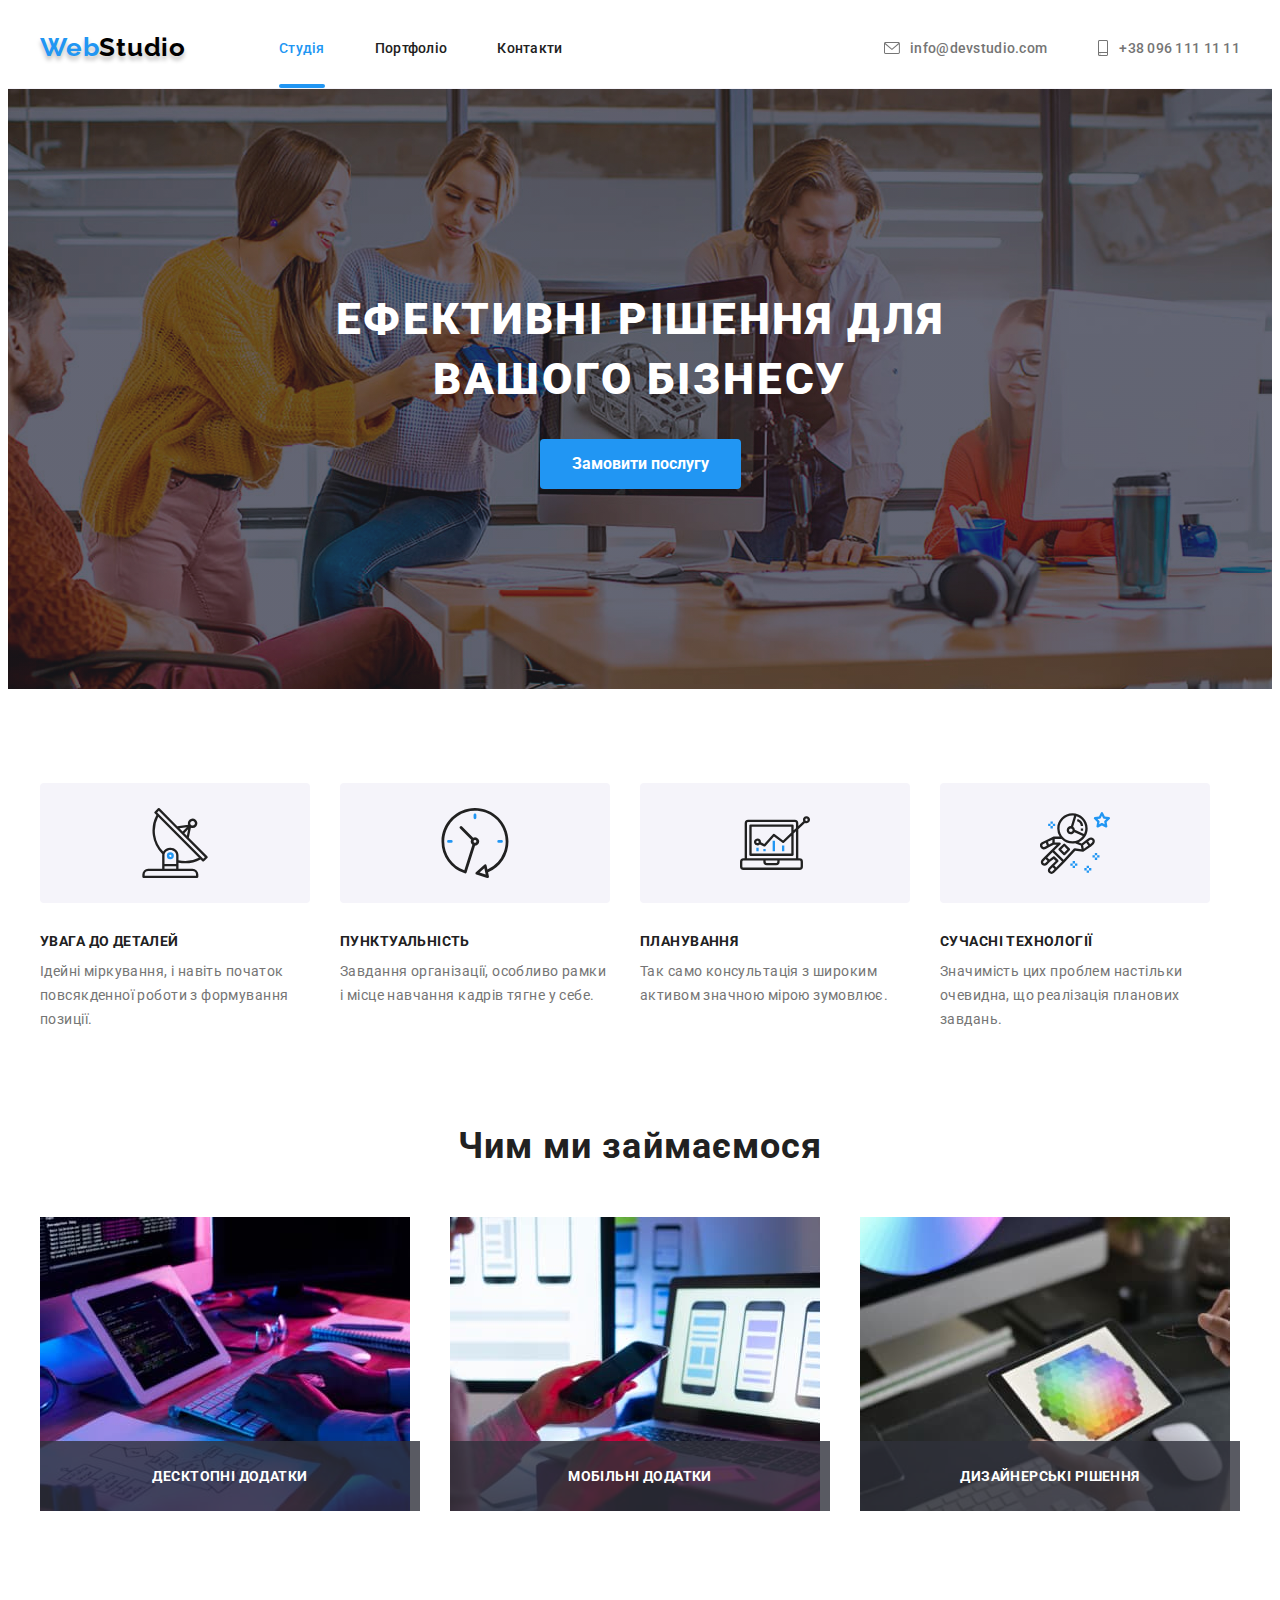
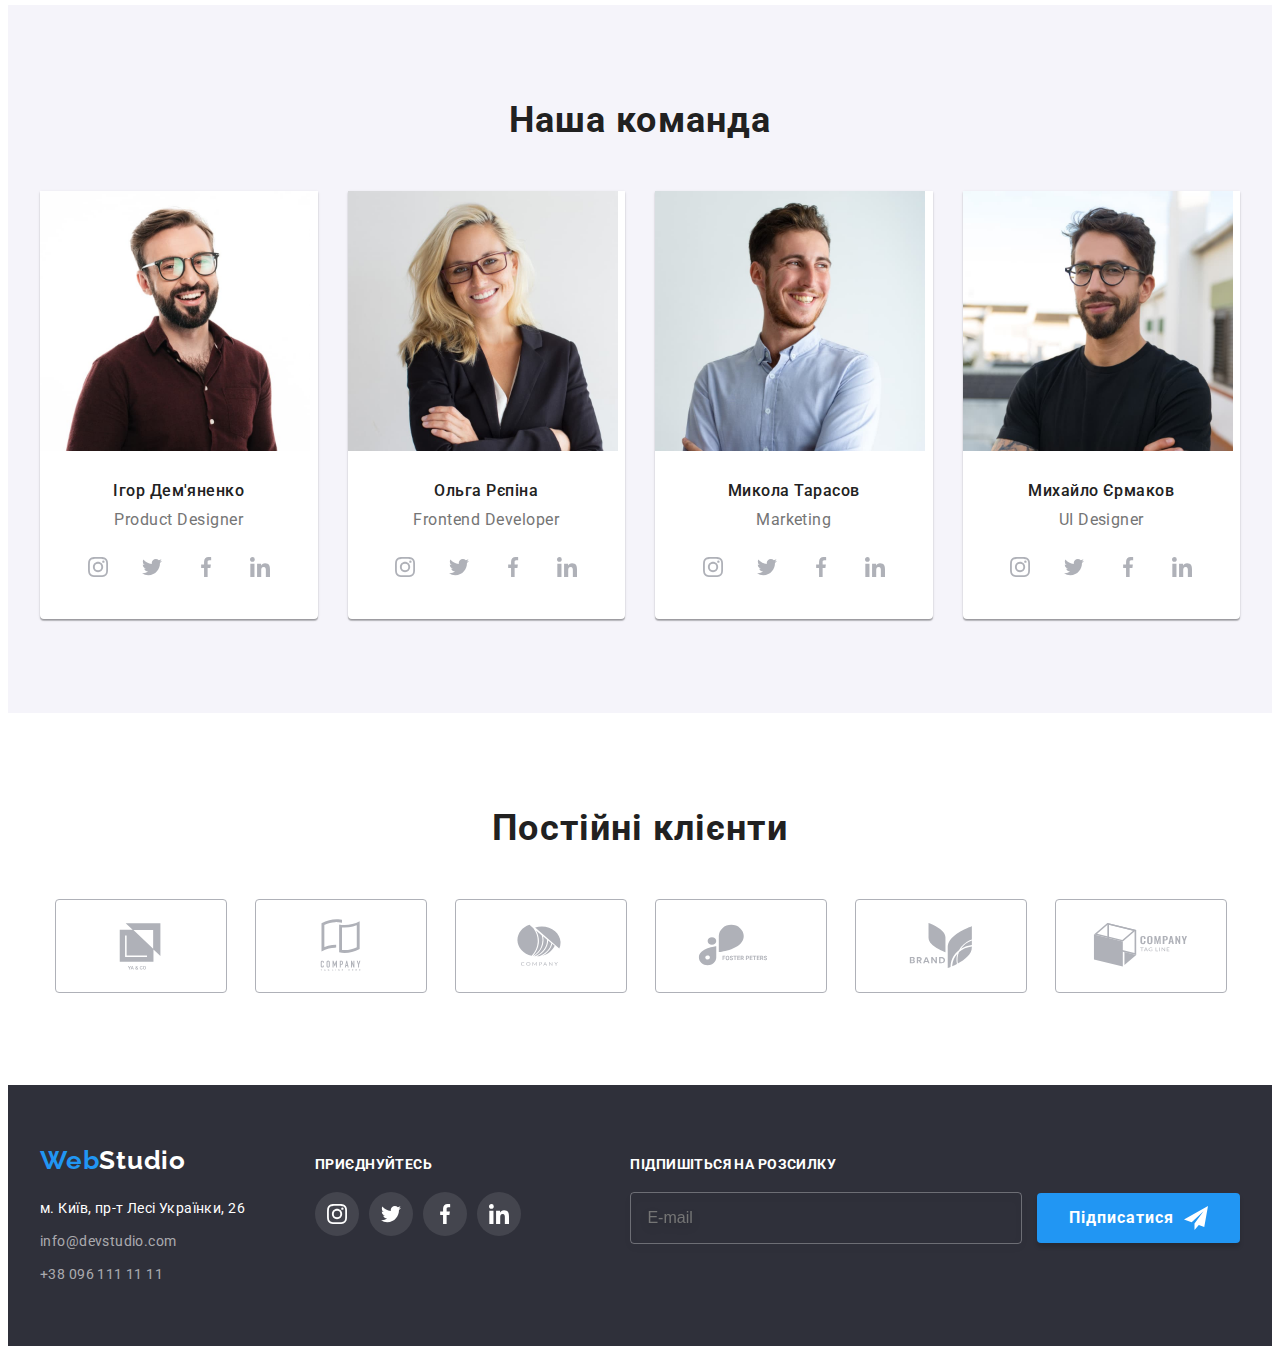
<file: index.html>
<!DOCTYPE html>
<html lang="uk">
  <head>
    <meta charset="UTF-8" />
    <meta http-equiv="X-UA-Compatible" content="IE=edge" />
    <meta name="viewport" content="width=device-width, initial-scale=1.0" />
    <title>WebStudio</title>

    <!-- Normalize -->
    <link
      rel="stylesheet"
      href="https://cdnjs.cloudflare.com/ajax/libs/modern-normalize/1.1.0/modern-normalize.min.css"
      integrity="sha512-wpPYUAdjBVSE4KJnH1VR1HeZfpl1ub8YT/NKx4PuQ5NmX2tKuGu6U/JRp5y+Y8XG2tV+wKQpNHVUX03MfMFn9Q=="
      crossorigin="anonymous"
      referrerpolicy="no-referrer"
    />

    <!-- Fonts -->
    <link rel="preconnect" href="https://fonts.googleapis.com" />
    <link rel="preconnect" href="https://fonts.gstatic.com" crossorigin />
    <link
      href="https://fonts.googleapis.com/css2?family=Raleway:wght@700&family=Roboto:wght@400;500;700;900&display=swap"
      rel="stylesheet"
    />

    <!-- Custom styles -->
    <link rel="stylesheet" href="./css/main.min.css" />
  </head>

  <body>
    <!--Header-->
    <header class="header">
      <div class="header-container container">
        <a href="./index.html" class="logo logo-header link"
          >Web<span class="logo-part">Studio</span></a
        >
        <nav class="site-nav">
          <ul class="nav-list list">
            <li>
              <a href="./index.html" class="nav-link link link-current">Студія</a>
            </li>
            <li>
              <a href="./portfolio.html" class="nav-link link">Портфоліо</a>
            </li>
            <li>
              <a href="" class="nav-link link">Контакти</a>
            </li>
          </ul>
        </nav>
        <ul class="contact-list list">
          <li>
            <a href="mailto:info@devstudio.com" class="contact-link link">
              <svg class="header-icon" width="16" height="12">
                <use href="./img/icons/icons.svg#envelope"></use>
              </svg>
              info@devstudio.com
            </a>
          </li>
          <li>
            <a href="tel:+380961111111" class="contact-link link">
              <svg class="header-icon" width="12" height="16">
                <use href="./img/icons/icons.svg#smartphone"></use>
              </svg>
              +38 096 111 11 11
            </a>
          </li>
        </ul>
      </div>
    </header>

    <main>
      <!--Hero section -->
      <!-- BEM added -->
      <section class="hero__section section">
        <div class="container">
          <h1 class="hero__title">Ефективні рішення для вашого бізнесу</h1>
          <button type="button" class="hero__btn btn" data-modal-open>Замовити послугу</button>
        </div>
      </section>

      <!--Specific section-->
      <!-- BEM added -->
      <section class="section">
        <div class="container">
          <h2 class="visually-hidden">Особливості</h2>
          <ul class="specific__list list">
            <li class="specific__item">
              <div class="specific__bg">
                <svg class="specific__icon" width="70" height="70">
                  <use href="./img/icons/icons.svg#antenna"></use>
                </svg>
              </div>
              <h3 class="scecific__title">УВАГА ДО ДЕТАЛЕЙ</h3>
              <p class="specific__text">
                Ідейні міркування, і навіть початок повсякденної роботи з формування позиції.
              </p>
            </li>

            <li class="specific__item">
              <div class="specific__bg">
                <svg class="specific__icon" width="70" height="70">
                  <use href="./img/icons/icons.svg#clock"></use>
                </svg>
              </div>
              <h3 class="scecific__title">ПУНКТУАЛЬНІСТЬ</h3>
              <p class="specific__text">
                Завдання організації, особливо рамки і місце навчання кадрів тягне у себе.
              </p>
            </li>

            <li class="specific__item">
              <div class="specific__bg">
                <svg class="specific__icon" width="70" height="70">
                  <use href="./img/icons/icons.svg#diagram"></use>
                </svg>
              </div>
              <h3 class="scecific__title">ПЛАНУВАННЯ</h3>
              <p class="specific__text">
                Так само консультація з широким активом значною мірою зумовлює.
              </p>
            </li>

            <li class="specific__item">
              <div class="specific__bg">
                <svg class="specific__icon" width="70" height="70">
                  <use href="./img/icons/icons.svg#astronaut"></use>
                </svg>
              </div>
              <h3 class="scecific__title">СУЧАСНІ ТЕХНОЛОГІЇ</h3>
              <p class="specific__text">
                Значимість цих проблем настільки очевидна, що реалізація планових завдань.
              </p>
            </li>
          </ul>
        </div>
      </section>

      <!--Activities section-->
      <section class="activities-section section">
        <div class="container">
          <h2 class="section-title">Чим ми займаємося</h2>
          <ul class="card-set list">
            <li class="card-set-item">
              <div class="activities-img-thumb">
                <img
                  src="./img/box1.jpg"
                  alt="зображення робочого процесу"
                  width="370"
                  height="294"
                />
                <div class="activities-overlay">
                  <h3 class="activities-item-title">Десктопні додатки</h3>
                </div>
              </div>
            </li>

            <li class="card-set-item">
              <div class="activities-img-thumb">
                <img
                  src="./img/box2.jpg"
                  alt="зображення робочого процесу"
                  width="370"
                  height="294"
                />
                <div class="activities-overlay">
                  <h3 class="activities-item-title">Мобільні додатки</h3>
                </div>
              </div>
            </li>

            <li class="card-set-item">
              <div class="activities-img-thumb">
                <img
                  src="./img/box3.jpg"
                  alt="зображення робочого процесу"
                  width="370"
                  height="294"
                />
                <div class="activities-overlay">
                  <h3 class="activities-item-title">Дизайнерські рішення</h3>
                </div>
              </div>
            </li>
          </ul>
        </div>
      </section>

      <!--Team section-->
      <section class="team-section section">
        <div class="container">
          <h2 class="section-title">Наша команда</h2>
          <ul class="card-set list">
            <li class="card-set-item team-list">
              <img src="./img/teammate1.jpg" alt="Ігор Дем'яненко" width="270" height="260" />
              <div class="team-item-descr">
                <h3 class="team-item-title">Ігор Дем'яненко</h3>
                <p lang="en" class="team-item-text">Product Designer</p>
                <ul class="socials-team socials list">
                  <li class="socials-item">
                    <a
                      href="https://www.instagram.com/"
                      class="socials-link-team socials-link link"
                      aria-label="Instagram"
                      target="_blank"
                      rel="noopener norefferer"
                    >
                      <svg class="socials-icon" width="20" height="20">
                        <use href="./img/icons/icons.svg#instagram"></use>
                      </svg>
                    </a>
                  </li>

                  <li class="socials-item">
                    <a
                      href="https://twitter.com/"
                      class="socials-link-team socials-link link"
                      aria-label="Twitter"
                      target="_blank"
                      rel="noopener norefferer"
                    >
                      <svg class="socials-icon" width="20" height="20">
                        <use href="./img/icons/icons.svg#twitter"></use>
                      </svg>
                    </a>
                  </li>

                  <li class="socials-item">
                    <a
                      href="https://www.facebook.com/"
                      class="socials-link-team socials-link link"
                      aria-label="Facebook"
                      target="_blank"
                      rel="noopener norefferer"
                    >
                      <svg class="socials-icon" width="20" height="20">
                        <use href="./img/icons/icons.svg#facebook"></use>
                      </svg>
                    </a>
                  </li>

                  <li class="socials-item">
                    <a
                      href="https://www.linkedin.com/"
                      class="socials-link-team socials-link link"
                      aria-label="Linkedin"
                      target="_blank"
                      rel="noopener norefferer"
                    >
                      <svg class="socials-icon" width="20" height="20">
                        <use href="./img/icons/icons.svg#linkedin"></use>
                      </svg>
                    </a>
                  </li>
                </ul>
              </div>
            </li>
            <li class="card-set-item team-list">
              <img src="./img/teammate2.jpg" alt="Ольга Рєпіна" width="270" height="260" />
              <div class="team-item-descr">
                <h3 class="team-item-title">Ольга Рєпіна</h3>
                <p lang="en" class="team-item-text">Frontend Developer</p>
                <ul class="socials-team socials list">
                  <li class="socials-item">
                    <a
                      href="https://www.instagram.com/"
                      class="socials-link-team socials-link link"
                      aria-label="Instagram"
                      target="_blank"
                      rel="noopener norefferer"
                    >
                      <svg class="socials-icon" width="20" height="20">
                        <use href="./img/icons/icons.svg#instagram"></use>
                      </svg>
                    </a>
                  </li>

                  <li class="socials-item">
                    <a
                      href="https://twitter.com/"
                      class="socials-link-team socials-link link"
                      aria-label="Twitter"
                      target="_blank"
                      rel="noopener norefferer"
                    >
                      <svg class="socials-icon" width="20" height="20">
                        <use href="./img/icons/icons.svg#twitter"></use>
                      </svg>
                    </a>
                  </li>

                  <li class="socials-item">
                    <a
                      href="https://www.facebook.com/"
                      class="socials-link-team socials-link link"
                      aria-label="Facebook"
                      target="_blank"
                      rel="noopener norefferer"
                    >
                      <svg class="socials-icon" width="20" height="20">
                        <use href="./img/icons/icons.svg#facebook"></use>
                      </svg>
                    </a>
                  </li>

                  <li class="socials-item">
                    <a
                      href="https://www.linkedin.com/"
                      class="socials-link-team socials-link link"
                      aria-label="Linkedin"
                      target="_blank"
                      rel="noopener norefferer"
                    >
                      <svg class="socials-icon" width="20" height="20">
                        <use href="./img/icons/icons.svg#linkedin"></use>
                      </svg>
                    </a>
                  </li>
                </ul>
              </div>
            </li>
            <li class="card-set-item team-list">
              <img src="./img/teammate3.jpg" alt="Микола Тарасов" width="270" height="260" />
              <div class="team-item-descr">
                <h3 class="team-item-title">Микола Тарасов</h3>
                <p lang="en" class="team-item-text">Marketing</p>
                <ul class="socials-team socials list">
                  <li class="socials-item">
                    <a
                      href="https://www.instagram.com/"
                      class="socials-link-team socials-link link"
                      aria-label="Instagram"
                      target="_blank"
                      rel="noopener norefferer"
                    >
                      <svg class="socials-icon" width="20" height="20">
                        <use href="./img/icons/icons.svg#instagram"></use>
                      </svg>
                    </a>
                  </li>

                  <li class="socials-item">
                    <a
                      href="https://twitter.com/"
                      class="socials-link-team socials-link link"
                      aria-label="Twitter"
                      target="_blank"
                      rel="noopener norefferer"
                    >
                      <svg class="socials-icon" width="20" height="20">
                        <use href="./img/icons/icons.svg#twitter"></use>
                      </svg>
                    </a>
                  </li>

                  <li class="socials-item">
                    <a
                      href="https://www.facebook.com/"
                      class="socials-link-team socials-link link"
                      aria-label="Facebook"
                      target="_blank"
                      rel="noopener norefferer"
                    >
                      <svg class="socials-icon" width="20" height="20">
                        <use href="./img/icons/icons.svg#facebook"></use>
                      </svg>
                    </a>
                  </li>

                  <li class="socials-item">
                    <a
                      href="https://www.linkedin.com/"
                      class="socials-link-team socials-link link"
                      aria-label="Linkedin"
                      target="_blank"
                      rel="noopener norefferer"
                    >
                      <svg class="socials-icon" width="20" height="20">
                        <use href="./img/icons/icons.svg#linkedin"></use>
                      </svg>
                    </a>
                  </li>
                </ul>
              </div>
            </li>
            <li class="card-set-item team-list">
              <img src="./img/teammate4.jpg" alt="Михайло Єрмаков" width="270" height="260" />
              <div class="team-item-descr">
                <h3 class="team-item-title">Михайло Єрмаков</h3>
                <p lang="en" class="team-item-text">UI Designer</p>
                <ul class="socials-team socials list">
                  <li class="socials-item">
                    <a
                      href="https://www.instagram.com/"
                      class="socials-link-team socials-link link"
                      aria-label="Instagram"
                      target="_blank"
                      rel="noopener norefferer"
                    >
                      <svg class="socials-icon" width="20" height="20">
                        <use href="./img/icons/icons.svg#instagram"></use>
                      </svg>
                    </a>
                  </li>

                  <li class="socials-item">
                    <a
                      href="https://twitter.com/"
                      class="socials-link-team socials-link link"
                      aria-label="Twitter"
                      target="_blank"
                      rel="noopener norefferer"
                    >
                      <svg class="socials-icon" width="20" height="20">
                        <use href="./img/icons/icons.svg#twitter"></use>
                      </svg>
                    </a>
                  </li>

                  <li class="socials-item">
                    <a
                      href="https://www.facebook.com/"
                      class="socials-link-team socials-link link"
                      aria-label="Facebook"
                      target="_blank"
                      rel="noopener norefferer"
                    >
                      <svg class="socials-icon" width="20" height="20">
                        <use href="./img/icons/icons.svg#facebook"></use>
                      </svg>
                    </a>
                  </li>

                  <li class="socials-item">
                    <a
                      href="https://www.linkedin.com/"
                      class="socials-link-team socials-link link"
                      aria-label="Linkedin"
                      target="_blank"
                      rel="noopener norefferer"
                    >
                      <svg class="socials-icon" width="20" height="20">
                        <use href="./img/icons/icons.svg#linkedin"></use>
                      </svg>
                    </a>
                  </li>
                </ul>
              </div>
            </li>
          </ul>
        </div>
      </section>

      <!-- Regular customers section -->
      <!-- BEM added -->
      <section class="section">
        <div class="container">
          <h2 class="section-title">Постійні клієнти</h2>
          <ul class="customers__list list">
            <li class="customers__item">
              <a
                href="#"
                class="customers__link link"
                aria-label="Company 1"
                target="_blank"
                rel="noopener norefferer"
              >
                <svg class="customers__icon" width="106" height="60">
                  <use href="./img/icons/icons.svg#logo-1"></use>
                </svg>
              </a>
            </li>

            <li class="customers__item">
              <a
                href="#"
                class="customers__link link"
                aria-label="Company 2"
                target="_blank"
                rel="noopener norefferer"
              >
                <svg class="customers__icon" width="106" height="60">
                  <use href="./img/icons/icons.svg#logo-2"></use>
                </svg>
              </a>
            </li>

            <li class="customers__item">
              <a
                href="#"
                class="customers__link link"
                aria-label="Company 3"
                target="_blank"
                rel="noopener norefferer"
              >
                <svg class="customers__icon" width="106" height="60">
                  <use href="./img/icons/icons.svg#logo-3"></use>
                </svg>
              </a>
            </li>

            <li class="customers__item">
              <a
                href="#"
                class="customers__link link"
                aria-label="Company 4"
                target="_blank"
                rel="noopener norefferer"
              >
                <svg class="customers__icon" width="106" height="60">
                  <use href="./img/icons/icons.svg#logo-4"></use>
                </svg>
              </a>
            </li>

            <li class="customers__item">
              <a
                href="#"
                class="customers__link link"
                aria-label="Company 5"
                target="_blank"
                rel="noopener norefferer"
              >
                <svg class="customers__icon" width="106" height="60">
                  <use href="./img/icons/icons.svg#logo-5"></use>
                </svg>
              </a>
            </li>

            <li class="customers__item">
              <a
                href="#"
                class="customers__link link"
                aria-label="Company 6"
                target="_blank"
                rel="noopener norefferer"
              >
                <svg class="customers__icon" width="106" height="60">
                  <use href="./img/icons/icons.svg#logo-6"></use>
                </svg>
              </a>
            </li>
          </ul>
        </div>
      </section>
    </main>

    <!--Footer-->
    <footer class="footer-section">
      <div class="footer-container container">
        <div class="footer-address-container">
          <a href="./index.html" class="logo logo-footer link"
            >Web<span class="logo-footer-part">Studio</span></a
          >
          <address>
            <ul class="address-list list">
              <li class="footer-list">
                <a
                  href="https://goo.gl/maps/eDy7byiWpMhhqCSa9"
                  target="_blank"
                  rel="noopener noreferrer nofollow"
                  class="address link"
                  >м. Київ, пр-т Лесі Українки, 26</a
                >
              </li>
              <li class="footer-list">
                <a href="mailto:info@devstudio.com" class="contact-link-footer link"
                  >info@devstudio.com</a
                >
              </li>
              <li class="footer-list">
                <a href="tel:+380961111111" class="contact-link-footer link">+38 096 111 11 11</a>
              </li>
            </ul>
          </address>
        </div>

        <div class="footer-socials-container">
          <h2 class="join-title">Приєднуйтесь</h2>
          <ul class="socials-footer socials list">
            <li class="socials-item">
              <a
                href="https://www.instagram.com/"
                class="socials-link-footer socials-link link"
                aria-label="Instagram"
                target="_blank"
                rel="noopener norefferer"
              >
                <svg class="socials-icon" width="20" height="20">
                  <use href="./img/icons/icons.svg#instagram"></use>
                </svg>
              </a>
            </li>

            <li class="socials-item">
              <a
                href="https://twitter.com/"
                class="socials-link-footer socials-link link"
                aria-label="Twitter"
                target="_blank"
                rel="noopener norefferer"
              >
                <svg class="socials-icon" width="20" height="20">
                  <use href="./img/icons/icons.svg#twitter"></use>
                </svg>
              </a>
            </li>

            <li class="socials-item">
              <a
                href="https://www.facebook.com/"
                class="socials-link-footer socials-link link"
                aria-label="Facebook"
                target="_blank"
                rel="noopener norefferer"
              >
                <svg class="socials-icon" width="20" height="20">
                  <use href="./img/icons/icons.svg#facebook"></use>
                </svg>
              </a>
            </li>

            <li class="socials-item">
              <a
                href="https://www.linkedin.com/"
                class="socials-link-footer socials-link link"
                aria-label="Linkedin"
                target="_blank"
                rel="noopener norefferer"
              >
                <svg class="socials-icon" width="20" height="20">
                  <use href="./img/icons/icons.svg#linkedin"></use>
                </svg>
              </a>
            </li>
          </ul>
        </div>

        <div class="footer-form-container">
          <h2 class="footer-form-title">Підпишіться на розсилку</h2>
          <form class="footer-form" name="subscribe_form">
            <label>
              <input
                class="footer-form-input"
                type="email"
                name="email"
                placeholder="E-mail"
                required
              />
            </label>
            <button type="submit" class="footer-form-btn btn">
              Підписатися
              <svg class="footer-form-btn-icon" width="24" height="24">
                <use href="./img/icons/icons.svg#telegram"></use>
              </svg>
            </button>
          </form>
        </div>
      </div>
    </footer>

    <!-- Modal -->
    <div class="backdrop is-hidden" data-modal>
      <div class="modal">
        <button class="modal-close-btn" data-modal-close>
          <svg class="modal-close-icon" width="18" height="18">
            <use href="./img/icons/icons.svg#close"></use>
          </svg>
        </button>
        <strong class="modal-form-title">Залиште свої дані, ми вам передзвонимо</strong>

        <form class="modal-form" name="modal_form">
          <div class="modal-form-group" role="group">
            <label class="modal-form-label" for="user_name">Ім'я</label>
            <div class="modal-form-wrapper">
              <input
                class="modal-form-field"
                type="text"
                id="user_name"
                name="user_name"
                minlength="2"
                required
              />
              <svg class="modal-form-icon" width="18" height="18">
                <use href="./img/icons/icons.svg#person"></use>
              </svg>
            </div>

            <label class="modal-form-label" for="user_phone">Телефон</label>
            <div class="modal-form-wrapper">
              <input
                class="modal-form-field"
                type="tel"
                id="user_phone"
                name="user_phone"
                required
              />
              <svg class="modal-form-icon" width="18" height="18">
                <use href="./img/icons/icons.svg#phone"></use>
              </svg>
            </div>

            <label class="modal-form-label" for="user_email">Пошта</label>
            <div class="modal-form-wrapper">
              <input
                class="modal-form-field"
                type="email"
                id="user_email"
                name="user_email"
                required
              />
              <svg class="modal-form-icon" width="18" height="18">
                <use href="./img/icons/icons.svg#email"></use>
              </svg>
            </div>

            <label class="modal-form-label" for="user_message">Коментар</label>
            <textarea
              class="modal-form-message-area"
              id="user_message"
              name=""
              rows="5"
              placeholder="Введіть текст"
            ></textarea>
          </div>

          <div class="modal-form-checkbox-group" role="group">
            <label class="modal-form-checkbox-label" for="user_agreement">
              <input
                class="modal-form-checkbox visually-hidden"
                type="checkbox"
                name="user_agreement"
                id="user_agreement"
              />
              <svg class="modal-form-checkbox-icon" width="16" height="15">
                <use href="./img/icons/icons.svg#checkbox-unchecked" class="unchecked"></use>
                <use href="./img/icons/icons.svg#checkbox-checked" class="checked"></use>
              </svg>
              Погоджуюся з розсилкою та приймаю
              <a href="#" class="modal-form-checkbox-link">Умови договору</a>
            </label>
          </div>

          <button type="submit" class="modal-form-submit-btn btn">Відправити</button>
        </form>
      </div>
    </div>

    <!-- Scripts -->
    <script src="./js/modal.js"></script>
  </body>
</html>
</file>
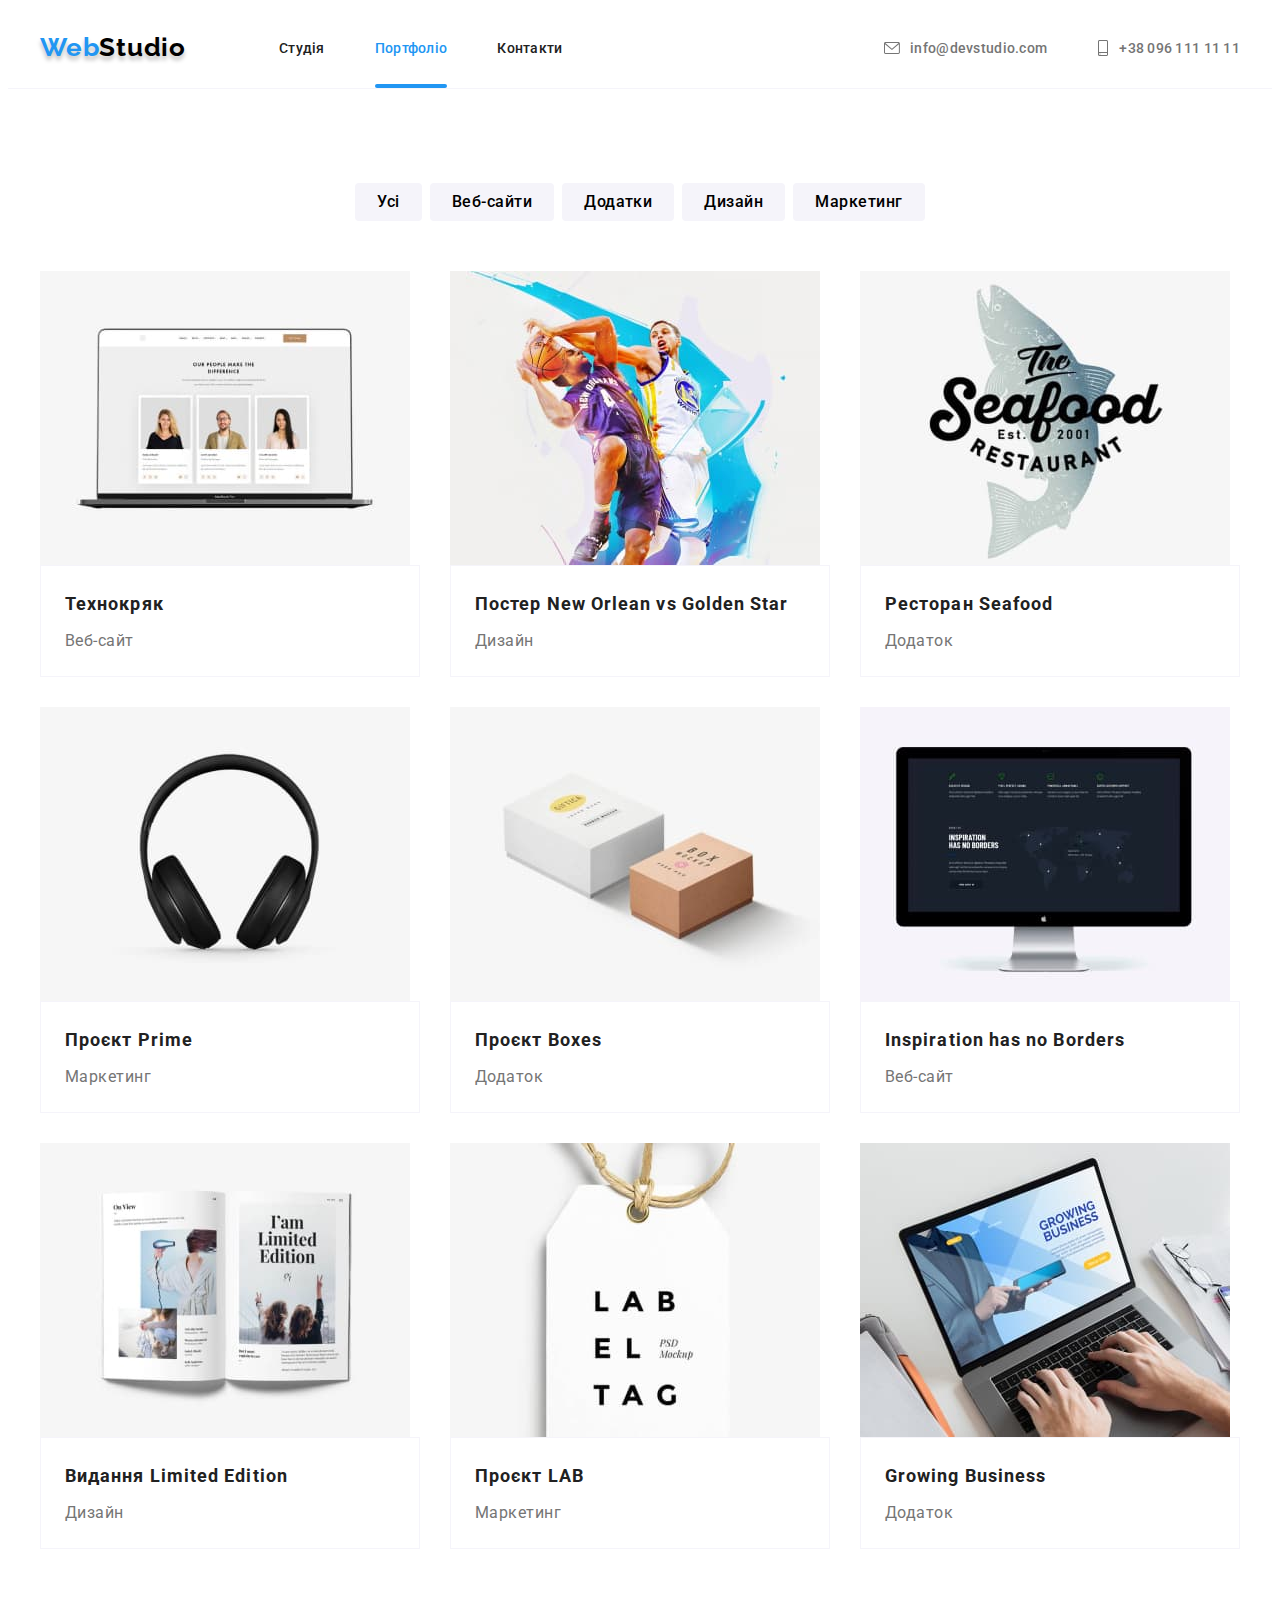
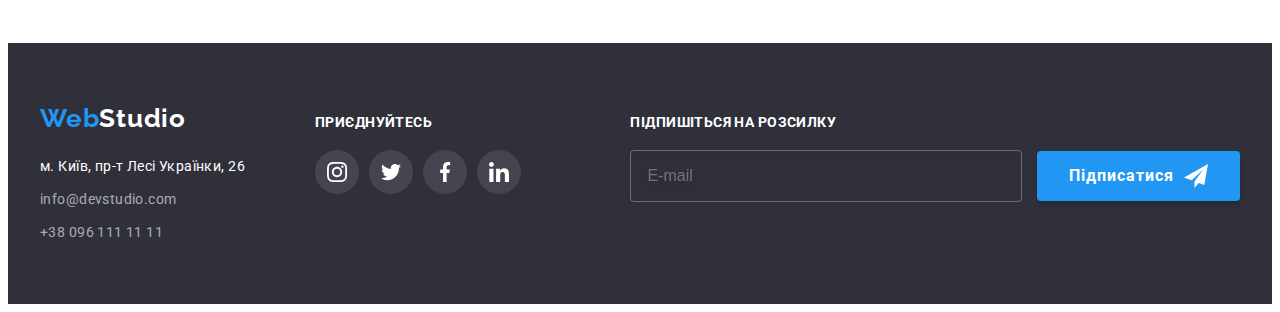
<file: portfolio.html>
<!DOCTYPE html>
<html lang="uk">
  <head>
    <meta charset="UTF-8" />
    <meta http-equiv="X-UA-Compatible" content="IE=edge" />
    <meta name="viewport" content="width=device-width, initial-scale=1.0" />
    <title>Portfolio WebStudio</title>
    <!-- Normalize -->
    <link
      rel="stylesheet"
      href="https://cdnjs.cloudflare.com/ajax/libs/modern-normalize/1.1.0/modern-normalize.min.css"
      integrity="sha512-wpPYUAdjBVSE4KJnH1VR1HeZfpl1ub8YT/NKx4PuQ5NmX2tKuGu6U/JRp5y+Y8XG2tV+wKQpNHVUX03MfMFn9Q=="
      crossorigin="anonymous"
      referrerpolicy="no-referrer"
    />

    <!-- Fonts -->
    <link rel="preconnect" href="https://fonts.googleapis.com" />
    <link rel="preconnect" href="https://fonts.gstatic.com" crossorigin />
    <link
      href="https://fonts.googleapis.com/css2?family=Raleway:wght@700&family=Roboto:wght@400;500;700;900&display=swap"
      rel="stylesheet"
    />

    <!-- Custom styles -->
    <link rel="stylesheet" href="./css/main.min.css" />
  </head>

  <body>
    <!--Header-->
    <header class="header">
      <div class="header-container container">
        <a href="./index.html" class="logo logo-header link"
          >Web<span class="logo-part">Studio</span></a
        >
        <nav class="site-nav">
          <ul class="nav-list list">
            <li>
              <a href="./index.html" class="nav-link link">Студія</a>
            </li>
            <li>
              <a href="./portfolio.html" class="nav-link link link-current">Портфоліо</a>
            </li>
            <li>
              <a href="" class="nav-link link">Контакти</a>
            </li>
          </ul>
        </nav>
        <ul class="contact-list list">
          <li>
            <a href="mailto:info@devstudio.com" class="contact-link link">
              <svg class="header-icon" width="16" height="12">
                <use href="./img/icons/icons.svg#envelope"></use>
              </svg>
              info@devstudio.com
            </a>
          </li>
          <li>
            <a href="tel:+380961111111" class="contact-link link">
              <svg class="header-icon" width="12" height="16">
                <use href="./img/icons/icons.svg#smartphone"></use>
              </svg>
              +38 096 111 11 11
            </a>
          </li>
        </ul>
      </div>
    </header>

    <main>
      <!-- Portfolio -->
      <section class="section">
        <div class="container">
          <h1 class="visually-hidden">Portfolio</h1>
          <!-- Button  list -->
          <ul class="button-list list">
            <li><button type="button" class="portfolio-btn btn">Усі</button></li>
            <li><button type="button" class="portfolio-btn btn">Веб-сайти</button></li>
            <li><button type="button" class="portfolio-btn btn">Додатки</button></li>
            <li><button type="button" class="portfolio-btn btn">Дизайн</button></li>
            <li><button type="button" class="portfolio-btn btn">Маркетинг</button></li>
          </ul>
          <!-- Examples -->
          <ul class="examples-list card-set list">
            <li class="card-set-item">
              <div class="examples-img-thumb">
                <img src="./img/portfolio1.jpg" alt="Work example" width="370" height="294" />
                <div class="examples-overlay">
                  <p class="examples-overlay-descr">
                    Ресурс пропонує комплексні пропозиції з різним рівнем функціоналу та сервісів.
                    Все це дозволить відвідувачу отримати вичерпні відомості про компанію чи
                    приватну особу.
                  </p>
                </div>
              </div>
              <div class="example-descr">
                <h2 class="example-title">Технокряк</h2>
                <p class="example-text">Веб-сайт</p>
              </div>
            </li>

            <li class="card-set-item">
              <div class="examples-img-thumb">
                <img src="./img/portfolio2.jpg" alt="Work example" width="370" height="294" />
                <div class="examples-overlay">
                  <p class="examples-overlay-descr">
                    Lorem ipsum dolor sit amet consectetur adipisicing elit. Numquam aliquam atque
                    suscipit ad dicta eius quae qui blanditiis sint exercitationem.
                  </p>
                </div>
              </div>
              <div class="example-descr">
                <h2 class="example-title">Постер New Orlean vs Golden Star</h2>
                <p class="example-text">Дизайн</p>
              </div>
            </li>

            <li class="card-set-item">
              <div class="examples-img-thumb">
                <img src="./img/portfolio3.jpg" alt="Work example" width="370" height="294" />
                <div class="examples-overlay">
                  <p class="examples-overlay-descr">
                    Lorem ipsum, dolor sit amet consectetur adipisicing elit. Corporis nostrum, quod
                    placeat perspiciatis hic aspernatur vitae deleniti sed explicabo!
                  </p>
                </div>
              </div>
              <div class="example-descr">
                <h2 class="example-title">Ресторан Seafood</h2>
                <p class="example-text">Додаток</p>
              </div>
            </li>

            <li class="card-set-item">
              <div class="examples-img-thumb">
                <img src="./img/portfolio4.jpg" alt="Work example" width="370" height="294" />
                <div class="examples-overlay">
                  <p class="examples-overlay-descr">
                    Lorem ipsum, dolor sit amet consectetur adipisicing elit. Nobis ipsa deleniti
                    distinctio laborum quaerat! Quidem, architecto cumque.
                  </p>
                </div>
              </div>
              <div class="example-descr">
                <h2 class="example-title">Проєкт Prime</h2>
                <p class="example-text">Маркетинг</p>
              </div>
            </li>

            <li class="card-set-item">
              <div class="examples-img-thumb">
                <img src="./img/portfolio5.jpg" alt="Work example" width="370" height="294" />
                <div class="examples-overlay">
                  <p class="examples-overlay-descr">
                    Lorem ipsum dolor sit amet consectetur adipisicing elit. Consectetur ea, aut
                    quam nesciunt amet odit veritatis voluptatum! Odio reiciendis officiis earum!
                  </p>
                </div>
              </div>
              <div class="example-descr">
                <h2 class="example-title">Проєкт Boxes</h2>
                <p class="example-text">Додаток</p>
              </div>
            </li>

            <li class="card-set-item">
              <div class="examples-img-thumb">
                <img src="./img/portfolio6.jpg" alt="Work example" width="370" height="294" />
                <div class="examples-overlay">
                  <p class="examples-overlay-descr">
                    Lorem ipsum dolor sit amet consectetur adipisicing elit. Nesciunt nemo aliquid
                    reiciendis ullam quae repellat cum quas nostrum autem!
                  </p>
                </div>
              </div>
              <div class="example-descr">
                <h2 class="example-title">Inspiration has no Borders</h2>
                <p class="example-text">Веб-сайт</p>
              </div>
            </li>

            <li class="card-set-item">
              <div class="examples-img-thumb">
                <img src="./img/portfolio7.jpg" alt="Work example" width="370" height="294" />
                <div class="examples-overlay">
                  <p class="examples-overlay-descr">
                    Lorem ipsum dolor sit, amet consectetur adipisicing elit. Aliquam, earum soluta
                    accusamus minus eum quia consectetur fuga quos?
                  </p>
                </div>
              </div>
              <div class="example-descr">
                <h2 class="example-title">Видання Limited Edition</h2>
                <p class="example-text">Дизайн</p>
              </div>
            </li>

            <li class="card-set-item">
              <div class="examples-img-thumb">
                <img src="./img/portfolio8.jpg" alt="Work example" width="370" height="294" />
                <div class="examples-overlay">
                  <p class="examples-overlay-descr">
                    Lorem ipsum dolor sit amet consectetur adipisicing elit. Laboriosam voluptatem
                    facilis eius? Voluptatem, magni exercitationem nesciunt enim maiores laudantium
                    quia asperiores expedita.
                  </p>
                </div>
              </div>
              <div class="example-descr">
                <h2 class="example-title">Проєкт LAB</h2>
                <p class="example-text">Маркетинг</p>
              </div>
            </li>

            <li class="card-set-item">
              <div class="examples-img-thumb">
                <img src="./img/portfolio9.jpg" alt="Work example" width="370" height="294" />
                <div class="examples-overlay">
                  <p class="examples-overlay-descr">
                    Lorem ipsum dolor sit amet consectetur adipisicing elit. Iure, temporibus! Vel
                    iste labore earum tempore repellendus dicta blanditiis ad.
                  </p>
                </div>
              </div>
              <div class="example-descr">
                <h2 class="example-title">Growing Business</h2>
                <p class="example-text">Додаток</p>
              </div>
            </li>
          </ul>
        </div>
      </section>
    </main>

    <!--Footer-->
    <footer class="footer-section">
      <div class="footer-container container">
        <div class="footer-address-container">
          <a href="./index.html" class="logo logo-footer link"
            >Web<span class="logo-footer-part">Studio</span></a
          >
          <address>
            <ul class="address-list list">
              <li class="footer-list">
                <a
                  href="https://goo.gl/maps/eDy7byiWpMhhqCSa9"
                  target="_blank"
                  rel="noopener noreferrer nofollow"
                  class="address link"
                  >м. Київ, пр-т Лесі Українки, 26</a
                >
              </li>
              <li class="footer-list">
                <a href="mailto:info@devstudio.com" class="contact-link-footer link"
                  >info@devstudio.com</a
                >
              </li>
              <li class="footer-list">
                <a href="tel:+380961111111" class="contact-link-footer link">+38 096 111 11 11</a>
              </li>
            </ul>
          </address>
        </div>

        <div class="footer-socials-container">
          <h2 class="join-title">Приєднуйтесь</h2>
          <ul class="socials-footer socials list">
            <li class="socials-item">
              <a
                href="https://www.instagram.com/"
                class="socials-link-footer socials-link link"
                aria-label="Instagram"
                target="_blank"
                rel="noopener norefferer"
              >
                <svg class="socials-icon" width="20" height="20">
                  <use href="./img/icons/icons.svg#instagram"></use>
                </svg>
              </a>
            </li>

            <li class="socials-item">
              <a
                href="https://twitter.com/"
                class="socials-link-footer socials-link link"
                aria-label="Twitter"
                target="_blank"
                rel="noopener norefferer"
              >
                <svg class="socials-icon" width="20" height="20">
                  <use href="./img/icons/icons.svg#twitter"></use>
                </svg>
              </a>
            </li>

            <li class="socials-item">
              <a
                href="https://www.facebook.com/"
                class="socials-link-footer socials-link link"
                aria-label="Facebook"
                target="_blank"
                rel="noopener norefferer"
              >
                <svg class="socials-icon" width="20" height="20">
                  <use href="./img/icons/icons.svg#facebook"></use>
                </svg>
              </a>
            </li>

            <li class="socials-item">
              <a
                href="https://www.linkedin.com/"
                class="socials-link-footer socials-link link"
                aria-label="Linkedin"
                target="_blank"
                rel="noopener norefferer"
              >
                <svg class="socials-icon" width="20" height="20">
                  <use href="./img/icons/icons.svg#linkedin"></use>
                </svg>
              </a>
            </li>
          </ul>
        </div>

        <div class="footer-form-container">
          <h2 class="footer-form-title">Підпишіться на розсилку</h2>
          <form class="footer-form" name="subscribe_form">
            <label>
              <input
                class="footer-form-input"
                type="email"
                name="email"
                placeholder="E-mail"
                required
              />
            </label>
            <button type="submit" class="footer-form-btn btn">
              Підписатися
              <svg class="footer-form-btn-icon" width="24" height="24">
                <use href="./img/icons/icons.svg#telegram"></use>
              </svg>
            </button>
          </form>
        </div>
      </div>
    </footer>
  </body>
</html>
</file>
<file: css/main.min.css>
:root{--main-font: "Roboto", sans-serif;--logo-font: "Raleway", sans-serif;--header-logo-color: #000000;--footer-logo-color: #FFFFFF;--header-contacts-color: #757575;--main-text-color: #757575;--footer-contact-color: rgba(255, 255, 255, 0.6);--light-title-color: #FFFFFF;--main-bcg-color: #ffffff;--dark-bcg-color: #2F303A;--secondary-bcg-color: #F5F4FA;--title-color: #212121;--accent-color: #2196F3;--address-color: #ffffff;--icons-color: #AFB1B8;--indent: 30px;--items: 3;--duration: 250ms;--timing-function: cubic-bezier(0.4, 0, 0.2, 1)}.visually-hidden{position:absolute;white-space:nowrap;width:1px;height:1px;overflow:hidden;border:0;padding:0;clip:rect(0 0 0 0);-webkit-clip-path:inset(50%);clip-path:inset(50%);margin:-1px}body{font-family:var(--main-font);font-size:14px;color:var(--title-color);background-color:var(--main-bcg-color)}h1,h2,h3,h4,h5,h6,p{margin:0}.list{list-style:none;margin:0;padding:0}.link{text-decoration:none}img{display:block}.header{border-bottom:1px solid var(--secondary-bcg-color)}.header-container{display:-webkit-box;display:-ms-flexbox;display:flex}.logo-header{text-shadow:0px 4px 4px rgba(0,0,0,.25);padding-top:24px;padding-bottom:25px;margin-right:93px}.logo-part{color:var(--header-logo-color)}.contact-list{display:-webkit-box;display:-ms-flexbox;display:flex;-webkit-box-align:center;-ms-flex-align:center;align-items:center;gap:50px}.contact-link{display:-webkit-box;display:-ms-flexbox;display:flex;-webkit-box-align:center;-ms-flex-align:center;align-items:center;gap:10px;padding-top:32px;padding-bottom:32px;font-weight:500;line-height:1.1428571429;letter-spacing:.02em;color:var(--header-contacts-color);-webkit-transition:color var(--duration) var(--timing-function);transition:color var(--duration) var(--timing-function)}.contact-link:hover,.contact-link:focus{color:var(--accent-color)}.header-icon{fill:currentColor}.site-nav{margin-right:auto}.nav-list{display:-webkit-box;display:-ms-flexbox;display:flex;gap:50px}.nav-link{display:block;padding-top:32px;padding-bottom:32px;font-weight:500;font-size:14px;line-height:1.1428571429;letter-spacing:.02em;color:currentColor;-webkit-transition:color var(--duration) var(--timing-function);transition:color var(--duration) var(--timing-function)}.nav-link:hover,.nav-link:focus{color:var(--accent-color)}.link-current{position:relative;color:var(--accent-color)}.link-current::after{content:"";position:absolute;bottom:0;left:0;width:100%;height:4px;border-radius:2px;background-color:var(--accent-color)}.logo{display:block;font-family:var(--logo-font);font-weight:700;font-size:26px;line-height:1.1923076923;letter-spacing:.03em;color:var(--accent-color)}.section{padding-top:94px;padding-bottom:94px}.container{width:1200px;padding-right:15px;padding-left:15px;margin-right:auto;margin-left:auto}.btn{font-family:inherit;text-align:center;cursor:pointer;border:none;border-radius:4px;padding:10px 32px;min-height:38px}.section-title{font-weight:700;font-size:36px;line-height:1.1666666667;text-align:center;letter-spacing:.03em;margin-bottom:50px}.card-set{display:-webkit-box;display:-ms-flexbox;display:flex;-webkit-box-align:center;-ms-flex-align:center;align-items:center;gap:30px;-ms-flex-wrap:wrap;flex-wrap:wrap}.card-set-item{-ms-flex-preferred-size:calc((100% - var(--indent)*(var(--items) - 1))/(var(--items)));flex-basis:calc((100% - var(--indent)*(var(--items) - 1))/(var(--items)))}.socials{display:-webkit-box;display:-ms-flexbox;display:flex;-webkit-box-align:center;-ms-flex-align:center;align-items:center;gap:10px}.socials-item{width:44px;height:44px}.socials-link{display:-webkit-box;display:-ms-flexbox;display:flex;-webkit-box-pack:center;-ms-flex-pack:center;justify-content:center;-webkit-box-align:center;-ms-flex-align:center;align-items:center;width:100%;height:100%;border-radius:50%;-webkit-transition:color var(--duration) var(--timing-function),background-color var(--duration);transition:color var(--duration) var(--timing-function),background-color var(--duration)}.socials-link:hover,.socials-link:focus{color:var(--main-bcg-color);background-color:var(--accent-color)}.socials-icon{fill:currentColor}.footer-section{background-color:var(--dark-bcg-color);padding-top:60px;padding-bottom:60px}.footer-container{display:-webkit-box;display:-ms-flexbox;display:flex;-webkit-box-align:baseline;-ms-flex-align:baseline;align-items:baseline}.footer-address-container{margin-right:70px}.logo-footer{margin-bottom:20px}.logo-footer-part{color:var(--footer-logo-color)}.footer-list:not(:last-child){margin-bottom:9px}.address{color:var(--address-color);font-style:normal;line-height:1.7142857143;letter-spacing:.03em;-webkit-transition:color var(--duration) var(--timing-function);transition:color var(--duration) var(--timing-function)}.address:hover,.address:focus{color:var(--accent-color)}.contact-link-footer{display:inline-block;font-style:normal;line-height:1.7142857143;letter-spacing:.03em;color:var(--footer-contact-color);-webkit-transition:color var(--duration) var(--timing-function);transition:color var(--duration) var(--timing-function)}.contact-link-footer:hover,.contact-link-footer:focus{color:var(--accent-color)}.join-title{font-size:14px;line-height:1.1428571429;letter-spacing:.03em;text-transform:uppercase;color:var(--light-title-color);margin-bottom:20px}.socials-footer{-webkit-box-pack:start;-ms-flex-pack:start;justify-content:flex-start}.socials-link-footer{color:var(--footer-logo-color);background-color:rgba(255,255,255,.1)}.footer-form-container{margin-left:auto}.footer-form-title{font-size:14px;line-height:1.1428571429;letter-spacing:.03em;text-transform:uppercase;color:var(--light-title-color);margin-bottom:20px}.footer-form-input{width:358px;margin-right:12px;padding:15px 16px;font-size:16px;line-height:1.25;color:var(--light-title-color);background-color:rgba(0,0,0,0);border:1px solid rgba(255,255,255,.3);-webkit-filter:drop-shadow(0px 4px 4px rgba(0, 0, 0, 0.15));filter:drop-shadow(0px 4px 4px rgba(0, 0, 0, 0.15));border-radius:4px}.footer-form-btn{display:-webkit-inline-box;display:-ms-inline-flexbox;display:inline-flex;-webkit-box-align:center;-ms-flex-align:center;align-items:center;-webkit-box-pack:center;-ms-flex-pack:center;justify-content:center;gap:10px;font-weight:700;font-size:16px;line-height:1.875;letter-spacing:.06em;background-color:var(--accent-color);color:var(--footer-logo-color);-webkit-box-shadow:0px 4px 4px rgba(0,0,0,.15);box-shadow:0px 4px 4px rgba(0,0,0,.15)}.footer-form-btn-icon{fill:currentColor}.hero__section{max-width:1600px;margin:0 auto;padding-top:200px;padding-bottom:200px;text-align:center;background-color:var(--dark-bcg-color);background-image:-webkit-gradient(linear, left top, left bottom, from(rgba(47, 48, 58, 0.4)), to(rgba(47, 48, 58, 0.4))),url(../img/hero-img.jpg);background-image:linear-gradient(rgba(47, 48, 58, 0.4), rgba(47, 48, 58, 0.4)),url(../img/hero-img.jpg);background-repeat:no-repeat;background-position:center}.hero__title{font-weight:900;font-size:44px;line-height:1.3636363636;text-align:center;letter-spacing:.06em;text-transform:uppercase;color:var(--light-title-color);width:696px;margin-right:auto;margin-left:auto;margin-bottom:30px}.hero__btn{font-weight:700;font-size:16px;line-height:1.875;color:var(--light-title-color);background-color:var(--accent-color)}.specific__list{display:-webkit-box;display:-ms-flexbox;display:flex;gap:30px}.specific__item{width:270px}.specific__bg{display:-webkit-box;display:-ms-flexbox;display:flex;-webkit-box-pack:center;-ms-flex-pack:center;justify-content:center;-webkit-box-align:center;-ms-flex-align:center;align-items:center;margin-bottom:30px;width:100%;height:120px;background-color:var(--secondary-bcg-color);border-radius:4px}.scecific__title{font-size:14px;line-height:1.1428571429;letter-spacing:.03em;text-transform:uppercase;margin-bottom:10px}.specific__text{line-height:1.7142857143;letter-spacing:.03em;color:var(--main-text-color)}.scecific__title,.sspecific__text{width:270px}.activities-section{padding-top:0}.activities-img-thumb{position:relative}.activities-overlay{position:absolute;bottom:0;width:100%;height:70px;display:-webkit-box;display:-ms-flexbox;display:flex;-webkit-box-align:center;-ms-flex-align:center;align-items:center;-webkit-box-pack:center;-ms-flex-pack:center;justify-content:center;background-color:rgba(48,49,59,.8)}.activities-item-title{font-size:14px;line-height:1.1428571429;letter-spacing:.03em;text-transform:uppercase;color:var(--light-title-color)}.team-section{background-color:var(--secondary-bcg-color)}.team-list{--items: 4;background-color:var(--address-color);-webkit-box-shadow:0px 1px 3px rgba(0,0,0,.12),0px 1px 1px rgba(0,0,0,.14),0px 2px 1px rgba(0,0,0,.2);box-shadow:0px 1px 3px rgba(0,0,0,.12),0px 1px 1px rgba(0,0,0,.14),0px 2px 1px rgba(0,0,0,.2);border-radius:0px 0px 4px 4px}.team-item-descr{padding-top:30px;padding-bottom:30px}.team-item-title{font-weight:500;font-size:16px;line-height:1.1875;letter-spacing:.03em;text-align:center;margin-bottom:10px}.team-item-text{font-size:16px;line-height:1.1875;letter-spacing:.03em;text-align:center;color:var(--main-text-color);margin-bottom:16px}.socials-team{-webkit-box-pack:center;-ms-flex-pack:center;justify-content:center}.socials-link-team{color:var(--icons-color);background-color:var(--main-bcg-color)}.customers__list{display:-webkit-box;display:-ms-flexbox;display:flex;-webkit-box-pack:center;-ms-flex-pack:center;justify-content:center;-webkit-box-align:center;-ms-flex-align:center;align-items:center;gap:30px}.customers__item{width:170px;height:92px}.customers__link{display:-webkit-box;display:-ms-flexbox;display:flex;-webkit-box-pack:center;-ms-flex-pack:center;justify-content:center;-webkit-box-align:center;-ms-flex-align:center;align-items:center;width:100%;height:100%;color:var(--icons-color);border:1px solid var(--icons-color);border-radius:4px;-webkit-transition:color var(--duration) var(--timing-function),border var(--duration);transition:color var(--duration) var(--timing-function),border var(--duration)}.customers__link:hover,.customers__link:focus{color:var(--accent-color);border:1px solid var(--accent-color)}.customers__icon{fill:currentColor}.backdrop{position:fixed;top:0;left:0;width:100%;height:100%;background-color:rgba(0,0,0,.2);-webkit-transition:opacity 300ms ease-out,visibility 300ms ease-out;transition:opacity 300ms ease-out,visibility 300ms ease-out}.backdrop.is-hidden{visibility:hidden;opacity:0;pointer-events:none}.modal{position:absolute;top:50%;left:50%;width:528px;min-height:581px;-webkit-transform:translate(-50%, -50%);transform:translate(-50%, -50%);padding:40px;background-color:var(--main-bcg-color);-webkit-box-shadow:0px 1px 3px rgba(0,0,0,.12),0px 1px 1px rgba(0,0,0,.14),0px 2px 1px rgba(0,0,0,.2);box-shadow:0px 1px 3px rgba(0,0,0,.12),0px 1px 1px rgba(0,0,0,.14),0px 2px 1px rgba(0,0,0,.2);border-radius:4px;-webkit-transition:opacity 300ms ease-out,-webkit-transform 300ms ease-out;transition:opacity 300ms ease-out,-webkit-transform 300ms ease-out;transition:transform 300ms ease-out,opacity 300ms ease-out;transition:transform 300ms ease-out,opacity 300ms ease-out,-webkit-transform 300ms ease-out}.backdrop.is-hidden .modal{-webkit-transform:translate(-50%, 80%);transform:translate(-50%, 80%);opacity:0}.modal-close-btn{position:absolute;top:8px;right:8px;display:-webkit-box;display:-ms-flexbox;display:flex;-webkit-box-pack:center;-ms-flex-pack:center;justify-content:center;-webkit-box-align:center;-ms-flex-align:center;align-items:center;width:30px;height:30px;color:#000;background-color:var(--main-bcg-color);border:1px solid rgba(0,0,0,.1);border-radius:50%;cursor:pointer}.modal-close-btn:hover,.modal-close-btn:focus{color:var(--accent-color)}.modal-close-icon{fill:currentColor}.modal-form-group{margin-bottom:20px}.modal-form-title{display:block;text-align:center;margin-bottom:12px;font-weight:700;font-size:20px;line-height:1.15;letter-spacing:.03em;color:var(--title-color)}.modal-form-label{display:block;font-size:12px;line-height:1.1666666667;letter-spacing:.01em;color:var(--main-text-color);margin-bottom:4px}.modal-form-wrapper{position:relative;margin-bottom:10px;color:var(--title-color)}.modal-form-field{width:100%;height:40px;padding:12px;padding-left:42px;border:1px solid rgba(33,33,33,.2);border-radius:4px;outline-offset:-1px;outline:1px solid rgba(0,0,0,0);-webkit-transition:outline var(--duration) var(--timing-function);transition:outline var(--duration) var(--timing-function)}.modal-form-field:focus,.modal-form-message-area:focus{outline-color:var(--accent-color)}.modal-form-icon{position:absolute;top:50%;left:12px;-webkit-transform:translateY(-50%);transform:translateY(-50%);fill:currentColor;-webkit-transition:fill var(--duration) var(--timing-function);transition:fill var(--duration) var(--timing-function)}.modal-form-field:focus+.modal-form-icon{fill:var(--accent-color)}.modal-form-message-area{display:block;resize:none;width:100%;height:120px;padding:12px 16px;border:1px solid rgba(33,33,33,.2);border-radius:4px;outline:1px solid rgba(0,0,0,0);-webkit-transition:outline var(--duration) var(--timing-function);transition:outline var(--duration) var(--timing-function)}.modal-form-checkbox-group{display:-webkit-box;display:-ms-flexbox;display:flex;-webkit-box-pack:center;-ms-flex-pack:center;justify-content:center;-webkit-box-align:center;-ms-flex-align:center;align-items:center;gap:9px;margin-bottom:30px}.unchecked{opacity:1;-webkit-transition:opacity var(--duration) var(--timing-function);transition:opacity var(--duration) var(--timing-function)}.modal-form-checkbox:checked+.modal-form-checkbox-icon .unchecked{opacity:0}.checked{opacity:0;-webkit-transition:opacity var(--duration) var(--timing-function);transition:opacity var(--duration) var(--timing-function)}.modal-form-checkbox:checked+.modal-form-checkbox-icon .checked{opacity:1}.modal-form-checkbox-label{line-height:1.7142857143;letter-spacing:.03em;color:var(--main-text-color);-webkit-user-select:none;-moz-user-select:none;-ms-user-select:none;user-select:none}.modal-form-checkbox-link{color:var(--accent-color)}.modal-form-submit-btn{display:block;margin-left:auto;margin-right:auto;font-weight:700;font-size:16px;line-height:1.875;letter-spacing:.06em;background-color:var(--accent-color);color:var(--main-bcg-color);-webkit-box-shadow:0px 4px 4px rgba(0,0,0,.15);box-shadow:0px 4px 4px rgba(0,0,0,.15)}.button-list{display:-webkit-box;display:-ms-flexbox;display:flex;-webkit-box-pack:center;-ms-flex-pack:center;justify-content:center;gap:8px;margin-bottom:50px}.portfolio-btn{font-weight:500;font-size:16px;line-height:1.625;letter-spacing:.03em;background-color:var(--secondary-bcg-color);padding:6px 22px;-webkit-transition:color var(--duration) var(--timing-function),background-color var(--duration),-webkit-box-shadow var(--duration);transition:color var(--duration) var(--timing-function),background-color var(--duration),-webkit-box-shadow var(--duration);transition:color var(--duration) var(--timing-function),background-color var(--duration),box-shadow var(--duration);transition:color var(--duration) var(--timing-function),background-color var(--duration),box-shadow var(--duration),-webkit-box-shadow var(--duration)}.portfolio-btn:hover,.portfolio-btn:focus{color:var(--address-color);background-color:var(--accent-color);-webkit-box-shadow:0px 3px 1px rgba(0,0,0,.1),0px 1px 2px rgba(0,0,0,.08),0px 2px 2px rgba(0,0,0,.12);box-shadow:0px 3px 1px rgba(0,0,0,.1),0px 1px 2px rgba(0,0,0,.08),0px 2px 2px rgba(0,0,0,.12)}.examples-list{padding-right:auto;padding-left:auto}.card-set-item{-webkit-transition:-webkit-box-shadow var(--duration) var(--timing-function);transition:-webkit-box-shadow var(--duration) var(--timing-function);transition:box-shadow var(--duration) var(--timing-function);transition:box-shadow var(--duration) var(--timing-function), -webkit-box-shadow var(--duration) var(--timing-function)}.card-set-item:hover,.card-set-item:focus{-webkit-box-shadow:0px 1px 1px rgba(0,0,0,.12),0px 4px 4px rgba(0,0,0,.06),1px 4px 6px rgba(0,0,0,.16);box-shadow:0px 1px 1px rgba(0,0,0,.12),0px 4px 4px rgba(0,0,0,.06),1px 4px 6px rgba(0,0,0,.16)}.examples-img-thumb{position:relative;overflow:hidden}.examples-overlay{position:absolute;top:0;left:0;width:100%;height:100%;-webkit-transform:translateY(100%);transform:translateY(100%);display:-webkit-box;display:-ms-flexbox;display:flex;-webkit-box-align:center;-ms-flex-align:center;align-items:center;padding-left:24px;padding-right:24px;background-color:rgba(33,150,243,.9);-webkit-transition:-webkit-transform var(--duration) var(--timing-function);transition:-webkit-transform var(--duration) var(--timing-function);transition:transform var(--duration) var(--timing-function);transition:transform var(--duration) var(--timing-function), -webkit-transform var(--duration) var(--timing-function)}.card-set-item:hover .examples-overlay,.card-set-item:focus .examples-overlay{-webkit-transform:translateY(0);transform:translateY(0)}.examples-overlay-descr{font-size:18px;line-height:1.5555555556;letter-spacing:.03em;color:var(--light-title-color)}.example-descr{padding:20px 24px;border:1px solid var(--secondary-bcg-color)}.example-title{font-size:18px;line-height:2;letter-spacing:.06em;margin-bottom:4px}.example-text{font-size:16px;line-height:1.875;letter-spacing:.03em;color:var(--main-text-color)}/*# sourceMappingURL=main.min.css.map */
</file>
